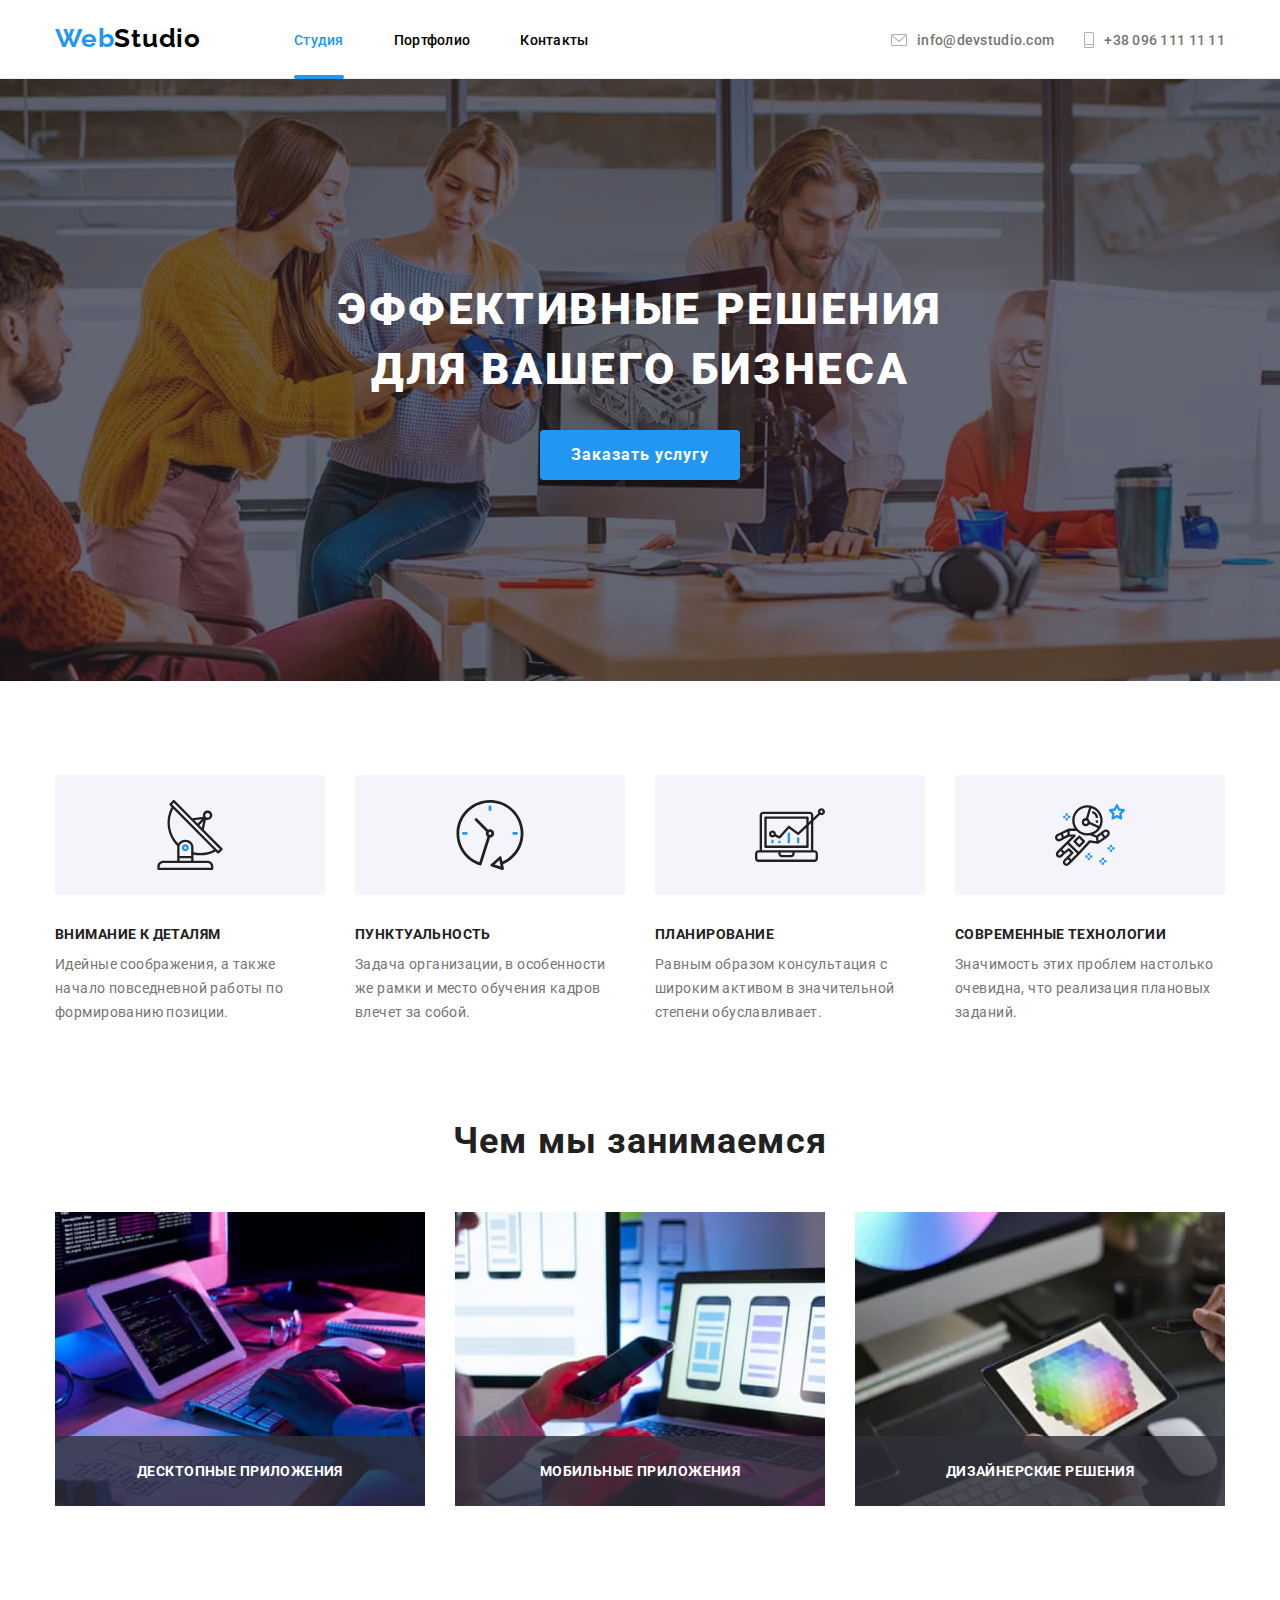
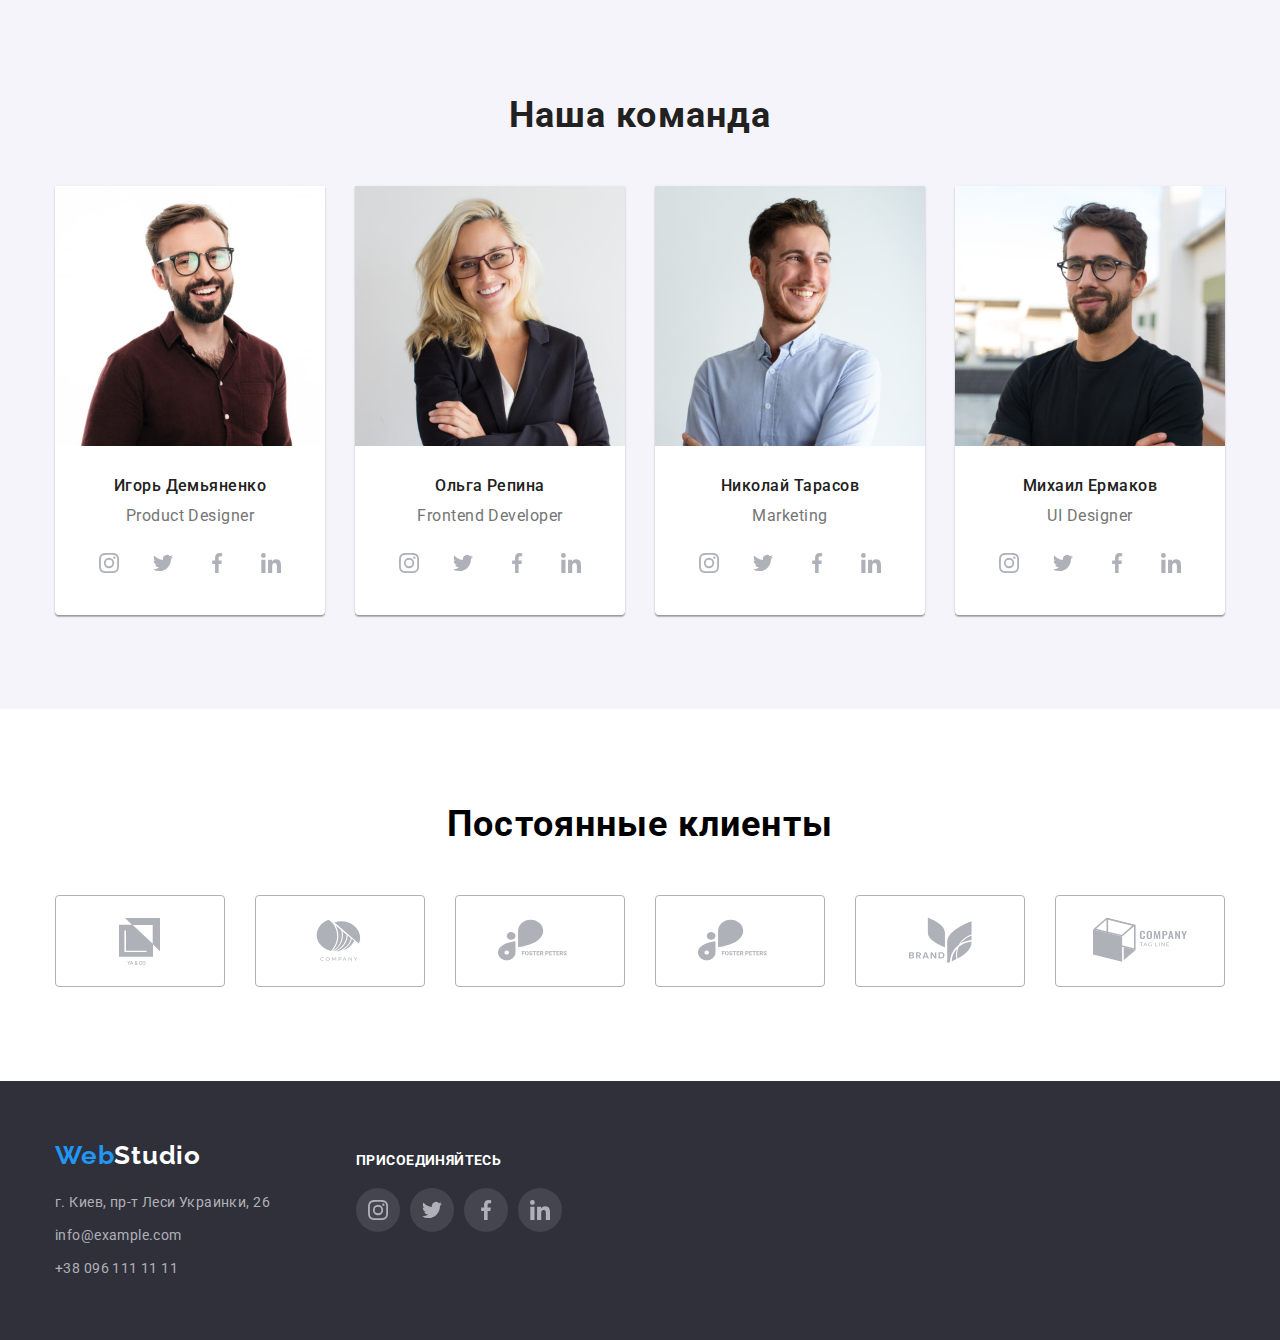
<file: index.html>
<!DOCTYPE html>
<html lang="ru">
<head>
    <meta charset="UTF-8">
    <meta http-equiv="X-UA-Compatible" content="IE=edge">
    <meta name="viewport" content="width=device-width, initial-scale=1.0">    
    <title>Студия</title>
    <link rel="stylesheet" href="https://cdnjs.cloudflare.com/ajax/libs/modern-normalize/1.1.0/modern-normalize.min.css">
    <link rel="preconnect" href="https://fonts.googleapis.com">
    <link rel="preconnect" href="https://fonts.gstatic.com" crossorigin>
    <link href="https://fonts.googleapis.com/css2?family=Raleway:wght@700&family=Roboto:wght@400;500;700;900&display=swap" rel="stylesheet">
    <link rel="stylesheet" href="./css/styles.css">

</head>
<body>
    <div class="wrapper">
        <header class="header">
            <div class="container flex-cont ">
                <a href="./index.html" class="header__logo logo">Web<span>Studio</span></a>                                
                <nav class="header__menu menu">
                    <ul class="menu__list">
                        <li><a href="./index.html" class="menu__link _active">Студия</a></li>
                        <li><a href="./portfolio.html" class="menu__link">Портфолио</a></li>
                        <li><a href="./contacts.html" class="menu__link">Контакты</a></li>
                        </ul>             
                </nav>
                <ul class="header__contacts contacts">
                    <li>
                        <a href="mailto:info@devstudio.com" class="contacts__link">
                            <svg class="icon" width="16" height="12">
                                <use xlink:href="./images/icons.svg#mail"></use>
                            </svg>
                            info@devstudio.com</a>
                    </li>
                    <li>
                        <a href="tel:+380961111111" class="contacts__link">
                            <svg class="icon"  width="10" height="16" >
                                <use xlink:href="./images/icons.svg#phone"></use>
                            </svg>
                            +38 096 111 11 11</a>
                    </li>
                </ul> 
            </div>
        </header>
        <main class="page">
            <section class="banner">
                <div class="container">
                    <h1 class="banner__title">Эффективные решения для вашего бизнеса</h1>
                    <button type="button" class="banner__order-btn" data-modal-open><span>Заказать услугу</span></button>           
                </div>
            </section>
            <div class="_backdrop _is-hidden" data-modal>
                <div class="order__modal">
                    <h4 class="modal__title">Оставьте свои данные, мы вам перезвоним</h4>
                    <p>Lorem ipsum dolor sit amet consectetur adipisicing elit. Sint repudiandae deleniti eum modi molestias sit hic pariatur at beatae debitis.</p>
                    <button type="button" class="btn-close _d-flex" data-modal-close>
                        <svg class="icon"  width="11" height="11">
                            <use xlink:href="./images/control/controls.svg#close"></use>
                        </svg>
                    </button>                        

                </div>
            </div> 
            <section class="page__respons respons section">                
                <div class="container">
                    <h2 class="respons__title visually-hidden">Работая с нами, вы получаете</h2>
                    <ul class="respons__list">
                        <li class="respons__item item">
                            <div class="item__icon _d-flex">
                                <svg class="icon" width="70" height="70">
                                    <use xlink:href="./images/respons/respons.svg#antena"></use>
                                </svg>
                            </div>
                            <h3>Внимание к деталям</h3>
                            <p>Идейные соображения, а также начало повседневной работы по формированию позиции.</p>
                        </li>
                        <li class="respons__item">
                            <div class="item__icon _d-flex">
                                <svg class="icon" width="70" height="70">
                                    <use xlink:href="./images/respons/respons.svg#clock"></use>
                                </svg>
                            </div>
                            <h3>Пунктуальность</h3>
                            <p>Задача организации, в особенности же рамки и место обучения кадров влечет за собой.</p>
                        </li>
                        <li class="respons__item">
                            <div class="item__icon _d-flex">
                                <svg class="icon" width="70" height="70">
                                    <use xlink:href="./images/respons/respons.svg#diagram"></use>
                                </svg>
                            </div>
                            <h3>Планирование </h3>
                            <p>Равным образом консультация с широким активом в значительной степени обуславливает.</p>
                        </li>
                        <li class="respons__item">
                            <div class="item__icon _d-flex">
                                <svg class="icon" width="70" height="70">
                                    <use xlink:href="./images/respons/respons.svg#astronaut"></use>
                                </svg>
                            </div>
                            <h3>Современные технологии</h3>
                            <p>Значимость этих проблем настолько очевидна, что реализация плановых заданий.</p>
                        </li>
                    </ul>
                </div>
            </section>
            <section class="page__tastks tasks section">
                <div class="container">
                    <h2 class="tasks__title sub-title">Чем мы занимаемся</h2>
                    <ul class="tasks__list">
                        <li class="tasks__item">
                            <img class="_img" src="./images/tasks/create.jpg" alt="Разработка ПО">
                            <p class="label">десктопные приложения</p>
                        </li>
                        <li class="tasks__item">
                            <img class="_img" src="./images/tasks/support.jpg" alt="Поддержка клиентов">
                            <p class="label">мобильные приложения</p>
                        </li>
                        <li class="tasks__item">
                            <img class="_img" src="./images/tasks/design.jpg" alt="Современный дизайн">
                            <p class="label">дизайнерские решения</p>
                        </li>
                    </ul>
                </div>
            </section>
            <section class="page__team team section">
                <div class="container">
                    <h2 class="team__title sub-title">Наша команда</h2>
                    <ul class="team__list">
                        <li class="team__item">
                            <div class="team__img">
                                <img class="_img" src="./images/team/designer.jpg" alt="Designer Игорь Демьяненко" width="270">
                            </div>                            
                            <div class="team__content">
                                <p>Игорь Демьяненко</p>
                                <p lang="en">Product Designer</p>
                            </div> 
                            <div class="team__social social">
                                <ul class="social__list">
                                    <li class="social__link">
                                        <a href="https://instagram.com" target="_blank" rel="noreferrer noopener">
                                            <svg class="icon" width="20" height="20">
                                                <use xlink:href="./images/icons.svg#instagram"></use>
                                            </svg>
                                        </a>
                                    </li>
                                    <li class="social__link">
                                        <a href="https://twitter.com" target="_blank" rel="noreferrer noopener">
                                            <svg class="icon" width="20" height="20">
                                                <use xlink:href="./images/icons.svg#twitter"></use>
                                            </svg>
                                        </a>
                                    </li>
                                    <li class="social__link">
                                        <a href="https://facebook.com" target="_blank" rel="noreferrer noopener">
                                            <svg class="icon" width="20" height="20">
                                                <use xlink:href="./images/icons.svg#facebook"></use>
                                            </svg>
                                        </a>
                                    </li>
                                    <li class="social__link">
                                        <a href="https://linkedin.com" target="_blank" rel="noreferrer noopener">
                                            <svg class="icon" width="20" height="20">
                                                <use xlink:href="./images/icons.svg#linkedin"></use>
                                            </svg>
                                        </a>
                                    </li>
                                </ul>
                            </div>                       
                        </li>
                        <li class="team__item">
                            <div class="team__img">
                                <img class="_img" src="./images/team/developer.jpg" alt="Developer Ольга Репина" width="270">
                            </div>
                            <div class="team__content">
                                <p>Ольга Репина</p>
                                <p lang="en">Frontend Developer</p> 
                            </div>
                            <div class="team__social social">
                                <ul class="social__list">
                                    <li class="social__link">
                                        <a href="https://instagram.com" target="_blank" rel="noreferrer noopener">
                                            <svg class="icon" width="20" height="20">
                                                <use xlink:href="./images/icons.svg#instagram"></use>
                                            </svg>
                                        </a>
                                    </li>
                                    <li class="social__link">
                                        <a href="https://twitter.com" target="_blank" rel="noreferrer noopener">
                                            <svg class="icon" width="20" height="20">
                                                <use xlink:href="./images/icons.svg#twitter"></use>
                                            </svg>
                                        </a>
                                    </li>
                                    <li class="social__link">
                                        <a href="https://facebook.com" target="_blank" rel="noreferrer noopener">
                                            <svg class="icon" width="20" height="20">
                                                <use xlink:href="./images/icons.svg#facebook"></use>
                                            </svg>
                                        </a>
                                    </li>
                                    <li class="social__link">
                                        <a href="https://linkedin.com" target="_blank" rel="noreferrer noopener">
                                            <svg class="icon" width="20" height="20">
                                                <use xlink:href="./images/icons.svg#linkedin"></use>
                                            </svg>
                                        </a>
                                    </li>
                                </ul>
                            </div>                       
                        </li>
                        <li class="team__item">
                            <div class="team__img">
                                <img class="_img" src="./images/team/marketing.jpg" alt="Marketing Николай Тарасов" width="270">
                            </div>
                            <div class="team__content">
                                <p>Николай Тарасов</p> 
                                <p lang="en">Marketing</p> 
                            </div>
                            <div class="team__social social">
                                <ul class="social__list">
                                    <li class="social__link">
                                        <a href="https://instagram.com" target="_blank" rel="noreferrer noopener">
                                            <svg class="icon" width="20" height="20">
                                                <use xlink:href="./images/icons.svg#instagram"></use>
                                            </svg>
                                        </a>
                                    </li>
                                    <li class="social__link">
                                        <a href="https://twitter.com" target="_blank" rel="noreferrer noopener">
                                            <svg class="icon" width="20" height="20">
                                                <use xlink:href="./images/icons.svg#twitter"></use>
                                            </svg>
                                        </a>
                                    </li>
                                    <li class="social__link">
                                        <a href="https://facebook.com" target="_blank" rel="noreferrer noopener">
                                            <svg class="icon" width="20" height="20">
                                                <use xlink:href="./images/icons.svg#facebook"></use>
                                            </svg>
                                        </a>
                                    </li>
                                    <li class="social__link">
                                        <a href="https://linkedin.com" target="_blank" rel="noreferrer noopener">
                                            <svg class="icon" width="20" height="20">
                                                <use xlink:href="./images/icons.svg#linkedin"></use>
                                            </svg>
                                        </a>
                                    </li>
                                </ul>
                            </div>                       
                        </li>
                        <li class="team__item">
                            <div class="team__img">
                                <img class="_img" src="./images/team/uidisigner.jpg" alt="UI Designer Михаил Ермаков" width="270">
                            </div>                            
                            <div class="team__content">
                                <p>Михаил Ермаков</p>
                                <p lang="en">UI Designer</p>  
                            </div>
                            <div class="team__social social">
                                <ul class="social__list">
                                    <li class="social__link">
                                        <a href="https://instagram.com" target="_blank" rel="noreferrer noopener">
                                            <svg class="icon" width="20" height="20">
                                                <use xlink:href="./images/icons.svg#instagram"></use>
                                            </svg>
                                        </a>
                                    </li>
                                    <li class="social__link">
                                        <a href="https://twitter.com" target="_blank" rel="noreferrer noopener">
                                            <svg class="icon" width="20" height="20">
                                                <use xlink:href="./images/icons.svg#twitter"></use>
                                            </svg>
                                        </a>
                                    </li>
                                    <li class="social__link">
                                        <a href="https://facebook.com" target="_blank" rel="noreferrer noopener">
                                            <svg class="icon" width="20" height="20">
                                                <use xlink:href="./images/icons.svg#facebook"></use>
                                            </svg>
                                        </a>
                                    </li>
                                    <li class="social__link">
                                        <a href="https://linkedin.com" target="_blank" rel="noreferrer noopener">
                                            <svg class="icon" width="20" height="20">
                                                <use xlink:href="./images/icons.svg#linkedin"></use>
                                            </svg>
                                        </a>
                                    </li>
                                </ul>
                            </div>                      
                        </li>
                    </ul>
                </div>
            </section>
            <section class="page__clients clients section">
                <div class="container">
                    <h2 class="clients__title">Постоянные клиенты</h2>
                    <ul class="clients__list">
                        <li class="clients__item _d-flex">
                            <a class="clients__link" href="#" target="_blank" rel="noreferrer noopener">
                                <svg class="icon" width="106" height="60">
                                    <use xlink:href="./images/clients/clients.svg#yaco"></use>
                                </svg>
                            </a>
                        </li>
                        <li class="clients__item _d-flex">
                            <a class="clients__link" href="#" target="_blank" rel="noreferrer noopener">
                                <svg class="icon" width="106" height="60">
                                    <use xlink:href="./images/clients/clients.svg#taglinehere"></use>
                                </svg>
                            </a>
                        </li>
                        <li class="clients__item _d-flex">
                            <a class="clients__link" href="#" target="_blank" rel="noreferrer noopener">
                                <svg class="icon" width="106" height="60">
                                    <use xlink:href="./images/clients/clients.svg#company"></use>
                                </svg>
                            </a>
                        </li>
                        <li class="clients__item _d-flex">
                            <a class="clients__link" href="#" target="_blank" rel="noreferrer noopener">
                                <svg class="icon" width="106" height="60">
                                    <use xlink:href="./images/clients/clients.svg#foster"></use>
                                </svg>
                            </a>
                        </li>
                        <li class="clients__item _d-flex">
                            <a class="clients__link" href="#" target="_blank" rel="noreferrer noopener">
                                <svg class="icon" width="106" height="60">
                                    <use xlink:href="./images/clients/clients.svg#brand"></use>
                                </svg>
                            </a>
                        </li>
                        <li class="clients__item _d-flex">
                            <a class="clients__link" href="#" target="_blank" rel="noreferrer noopener">
                                <svg class="icon" width="106" height="60">
                                    <use xlink:href="./images/clients/clients.svg#comptag"></use>
                                </svg>
                            </a>
                        </li>
                    </ul>
                </div>
            </section>
        </main>
        <footer class="footer">
            <div class="container">
                <div class="footer_row">
                    <address class="footer__contacts f-contacts">
                        <a href="./index.html" class="footer__logo logo">Web<span>Studio</span></a>
                        <ul class="f-contacts__list">
                            <li><a class="f-contacts__link" href="https://goo.gl/maps/Z7a2orzkB7U8Lw847" target="_blank" rel="noreferrer noopener">г. Киев, пр-т Леси Украинки, 26</a></li>
                            <li><a class="f-contacts__link" href="mailto:info@example.com">info@example.com</a></li>
                            <li><a class="f-contacts__link" href="tel:+380961111111">+38 096 111 11 11</a></li>
                        </ul>               
                    </address>
                    <div class="footer__social social">
                        <h3 class="social__title">присоединяйтесь</h3>
                        <ul class="social__list">
                            <li class="social__link">
                                <a href="">
                                    <svg class="icon" width="20" height="20">
                                        <use xlink:href="./images/icons.svg#instagram"></use>
                                    </svg>
                                </a>
                            </li>
                            <li class="social__link">
                                <a href="">
                                    <svg class="icon" width="20" height="20">
                                        <use xlink:href="./images/icons.svg#twitter"></use>
                                    </svg>
                                </a>
                            </li>
                            <li class="social__link">
                                <a href="">
                                    <svg class="icon" width="20" height="20">
                                        <use xlink:href="./images/icons.svg#facebook"></use>
                                    </svg>
                                </a>
                            </li>
                            <li class="social__link">
                                <a href="">
                                    <svg class="icon" width="20" height="20">
                                        <use xlink:href="./images/icons.svg#linkedin"></use>
                                    </svg>
                                </a>
                            </li>
                        </ul>
                    </div>
                </div>
            </div>            
        </footer>
    </div>
    <script src="./js/script.js"></script>
</body>
</html>
</file>
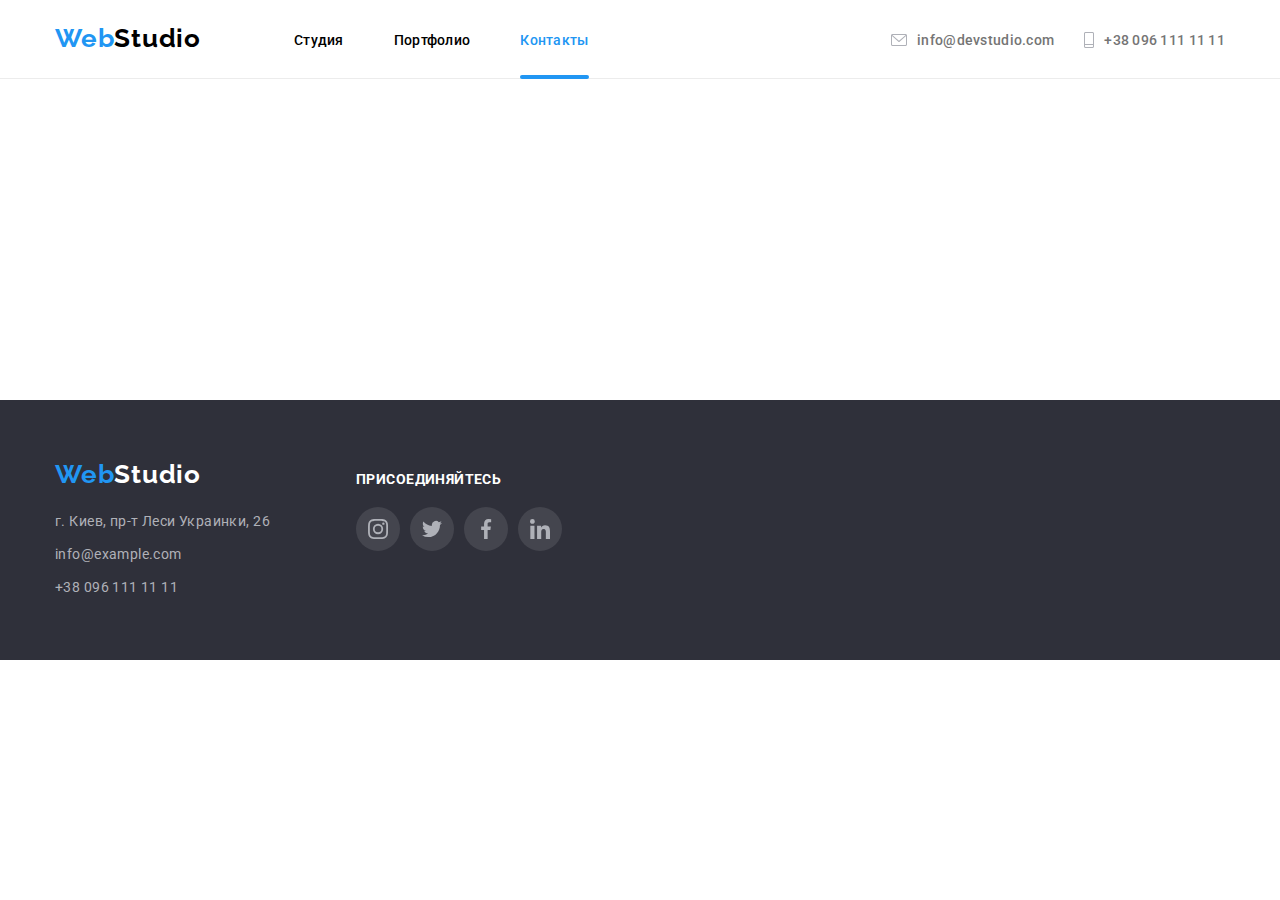
<file: contacts.html>
<!DOCTYPE html>
<html lang="ru">
<head>
    <meta charset="UTF-8">
    <meta http-equiv="X-UA-Compatible" content="IE=edge">
    <meta name="viewport" content="width=device-width, initial-scale=1.0">    
    <title>Студия</title>
    <link rel="stylesheet" href="https://cdnjs.cloudflare.com/ajax/libs/modern-normalize/1.1.0/modern-normalize.min.css">
    <link rel="preconnect" href="https://fonts.googleapis.com">
    <link rel="preconnect" href="https://fonts.gstatic.com" crossorigin>
    <link href="https://fonts.googleapis.com/css2?family=Raleway:wght@700&family=Roboto:wght@400;500;700;900&display=swap" rel="stylesheet">
    <link rel="stylesheet" href="./css/styles.css">

</head>
<body>
    <div class="wrapper">
        <header class="header">
            <div class="container flex-cont ">
                <a href="./index.html" class="header__logo logo">Web<span>Studio</span></a>                                
                <nav class="header__menu menu">
                    <ul class="menu__list">
                        <li><a href="./index.html" class="menu__link">Студия</a></li>
                        <li><a href="./portfolio.html" class="menu__link">Портфолио</a></li>
                        <li><a href="./contacts.html" class="menu__link _active">Контакты</a></li>
                        </ul>             
                </nav>
                <ul class="header__contacts contacts">
                    <li>
                        <a href="mailto:info@devstudio.com" class="contacts__link">
                            <svg class="icon" width="16" height="12">
                                <use xlink:href="./images/icons.svg#mail"></use>
                            </svg>
                            info@devstudio.com</a>
                    </li>
                    <li>
                        <a href="tel:+380961111111" class="contacts__link">
                            <svg class="icon"  width="10" height="16" >
                                <use xlink:href="./images/icons.svg#phone"></use>
                            </svg>
                            +38 096 111 11 11</a>
                    </li>
                </ul> 
            </div>
        </header>
        <section class="our-contacts"></section>
        <footer class="footer">
            <div class="container">
                <div class="footer_row">
                    <address class="footer__contacts f-contacts">
                        <a href="./index.html" class="footer__logo logo">Web<span>Studio</span></a>
                        <ul class="f-contacts__list">
                            <li><a class="f-contacts__link" href="https://goo.gl/maps/Z7a2orzkB7U8Lw847" target="_blank" rel="noreferrer noopener">г. Киев, пр-т Леси Украинки, 26</a></li>
                            <li><a class="f-contacts__link" href="mailto:info@example.com">info@example.com</a></li>
                            <li><a class="f-contacts__link" href="tel:+380961111111">+38 096 111 11 11</a></li>
                        </ul>               
                    </address>
                    <div class="footer__social social">
                        <h3 class="social__title">присоединяйтесь</h3>
                        <ul class="social__list">
                            <li class="social__link">
                                <a href="">
                                    <svg class="icon" width="20" height="20">
                                        <use xlink:href="./images/icons.svg#instagram"></use>
                                    </svg>
                                </a>
                            </li>
                            <li class="social__link">
                                <a href="">
                                    <svg class="icon" width="20" height="20">
                                        <use xlink:href="./images/icons.svg#twitter"></use>
                                    </svg>
                                </a>
                            </li>
                            <li class="social__link">
                                <a href="">
                                    <svg class="icon" width="20" height="20">
                                        <use xlink:href="./images/icons.svg#facebook"></use>
                                    </svg>
                                </a>
                            </li>
                            <li class="social__link">
                                <a href="">
                                    <svg class="icon" width="20" height="20">
                                        <use xlink:href="./images/icons.svg#linkedin"></use>
                                    </svg>
                                </a>
                            </li>
                        </ul>
                    </div>
                </div>
            </div>            
        </footer>
    </div>
<script src="./js/script.js"></script>
</body>
</html>
</file>
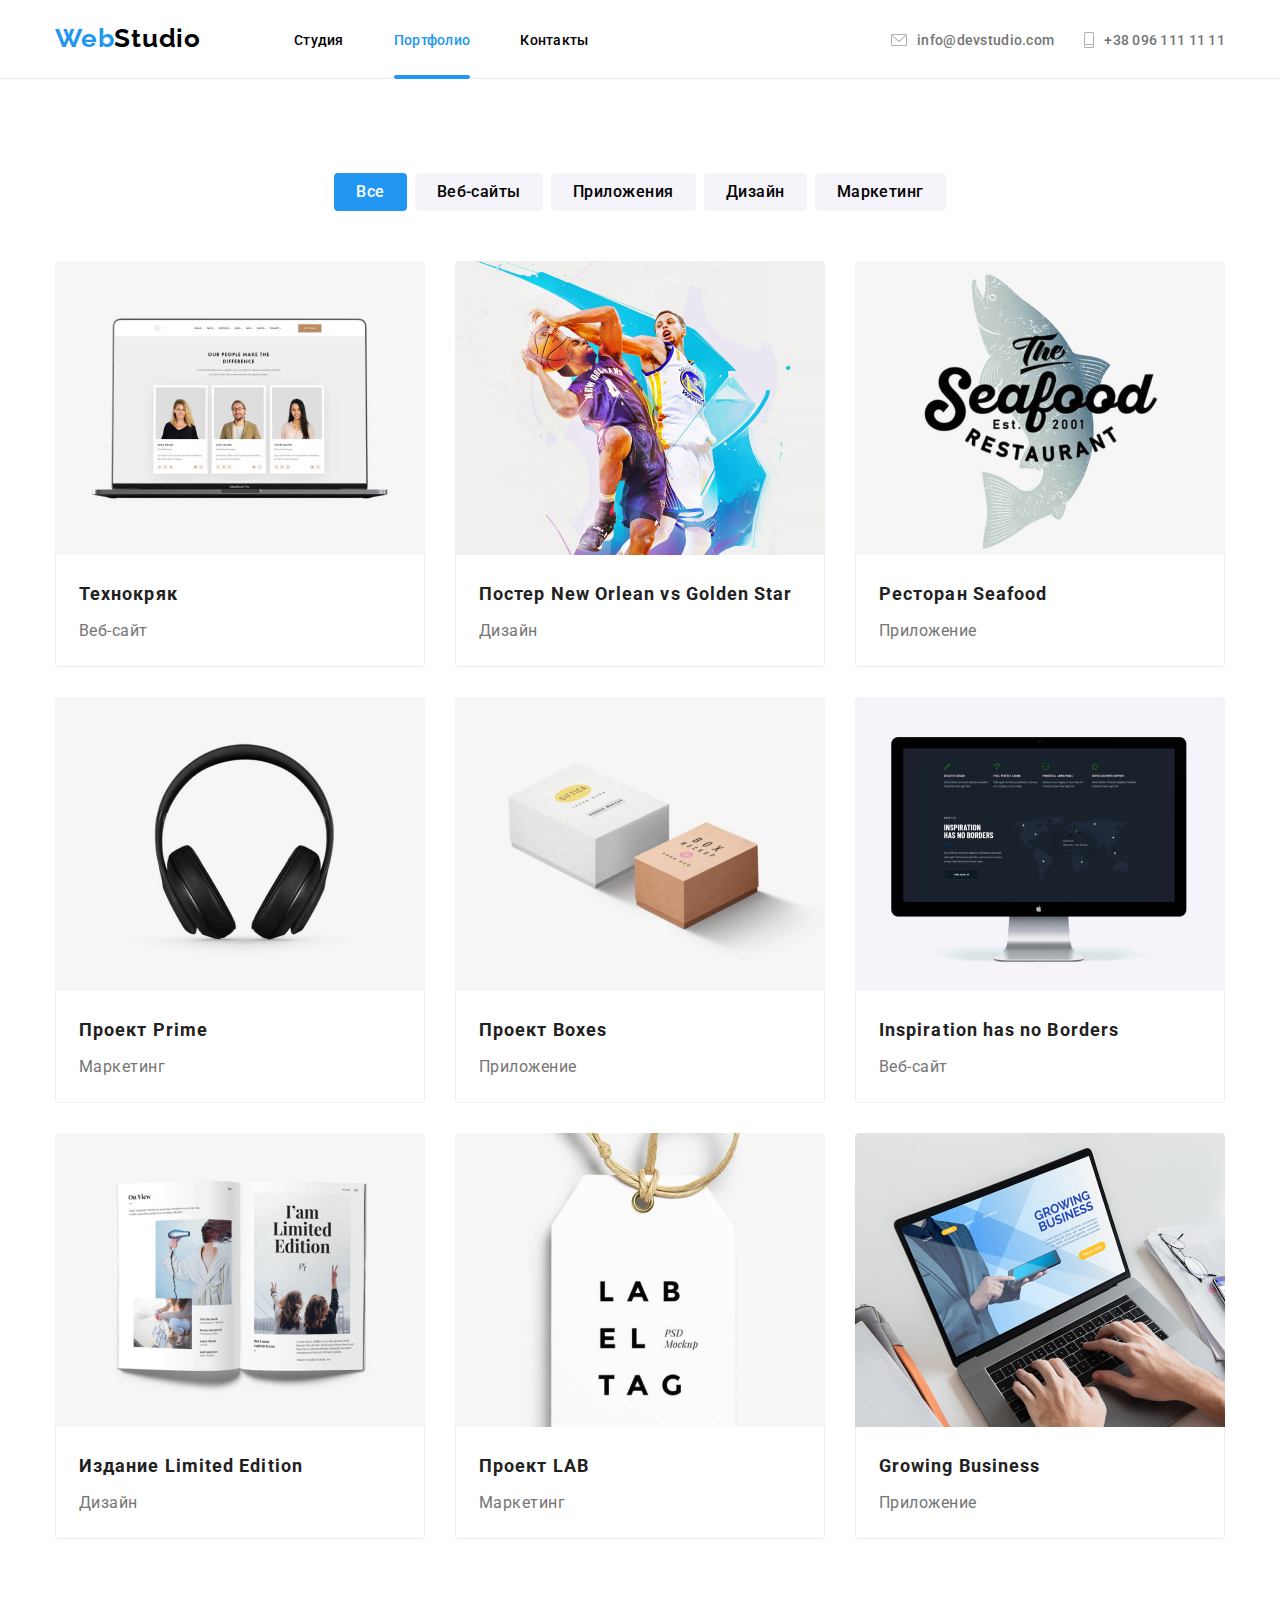
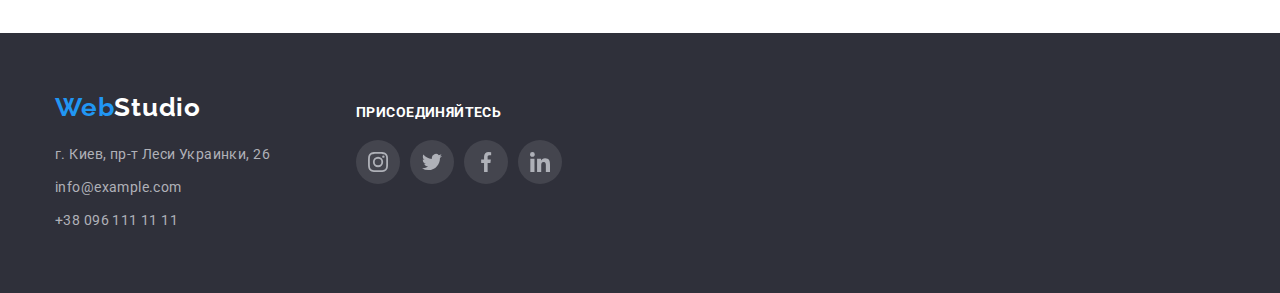
<file: portfolio.html>
<!DOCTYPE html>
<html lang="en">
<head>
    <meta charset="UTF-8">
    <meta http-equiv="X-UA-Compatible" content="IE=edge">
    <meta name="viewport" content="width=device-width, initial-scale=1.0">
    <link rel="stylesheet" href="https://cdnjs.cloudflare.com/ajax/libs/modern-normalize/1.1.0/modern-normalize.min.css">
    <title>Студия</title>
    <link rel="preconnect" href="https://fonts.googleapis.com">
    <link rel="preconnect" href="https://fonts.gstatic.com" crossorigin>
    <link href="https://fonts.googleapis.com/css2?family=Raleway:wght@700&family=Roboto:wght@400;500;700;900&display=swap" rel="stylesheet">
    <link rel="stylesheet" href="./css/styles.css">
</head>
<body>
    <div class="wrapper">
        <header class="header">
            <div class="container flex-cont ">
                <a href="./index.html" class="header__logo logo">Web<span>Studio</span></a>                                
                <nav class="header__menu menu">
                    <ul class="menu__list">
                        <li><a href="./index.html" class="menu__link">Студия</a></li>
                        <li><a href="./portfolio.html" class="menu__link _active">Портфолио</a></li>
                        <li><a href="./contacts.html" class="menu__link">Контакты</a></li>
                        </ul>             
                </nav>
                <ul class="header__contacts contacts">
                    <li>
                        <a href="mailto:info@devstudio.com" class="contacts__link">
                            <svg class="icon" width="16" height="12">
                                <use xlink:href="./images/icons.svg#mail"></use>
                            </svg>
                            info@devstudio.com</a>
                    </li>
                    <li>
                        <a href="tel:+380961111111" class="contacts__link">  
                            <svg class="icon"  width="10" height="16" >
                                <use xlink:href="./images/icons.svg#phone"></use>
                            </svg>
                            +38 096 111 11 11</a>
                    </li>
                </ul> 
            </div>
        </header>
        <main class="page">
            <section class="page__portfolio portfolio section">
                <div class="container">
                    <h1 class="portfolio__title visually-hidden">Портфолио наших работ</h1>
                    <ul class="portfolio__filter filter">
                        <li><button type="button" class="filter__btn active">Все</button></li>
                        <li><button type="button" class="filter__btn">Веб-сайты</button></li>
                        <li><button type="button" class="filter__btn">Приложения</button></li>
                        <li><button type="button" class="filter__btn">Дизайн</button></li>
                        <li><button type="button" class="filter__btn">Маркетинг</button></li>
                    </ul>
                    <ul class="portfolio__list">
                        <li class="portfolio__item item">
                            <a class="item__card" href="#">
                                <div class="item__img _overlay">
                                    <img class="_img" src="./images/portfolio/tekhnokryak.jpg" alt="Веб-сайт Технокряк">
                                    <p class="item__text-overlay">Технокряк это современная площадка распространения коронавируса. Компании используют эту платформу для цифрового шпионажа и атак на защищённые сервера конкурентов.</p>
                                </div>
                                <div class="item__content">
                                    <h4 class="item__title">Технокряк</h4>
                                    <p class="item__group">Веб-сайт</p>
                                </div>
                            </a>
                        </li>
                        <li class="portfolio__item item">
                            <a class="item__card" href="#">
                                <div class="item__img _overlay">
                                    <img class="_img" src="./images/portfolio/neworleanvsgoldenstar.jpg" alt="Дизайн New Orlean vs Golden Star">
                                    <p class="item__text-overlay">Технокряк это современная площадка распространения коронавируса. Компании используют эту платформу для цифрового шпионажа и атак на защищённые сервера конкурентов.</p>
                                </div>
                                <div class="item__content">
                                    <h4 class="item__title">Постер New Orlean vs Golden Star</h4>
                                    <p class="item__group">Дизайн</p>
                                </div>
                            </a>
                        </li>
                        <li class="portfolio__item item">
                            <a class="item__card">
                                <div class="item__img _overlay">
                                    <img class="_img" src="./images/portfolio/deafood.jpg" alt="Приложение Ресторан Seafood" >
                                    <p class="item__text-overlay">Технокряк это современная площадка распространения коронавируса. Компании используют эту платформу для цифрового шпионажа и атак на защищённые сервера конкурентов.</p>
                                </div>
                                <div class="item__content">
                                    <h4 class="item__title">Ресторан Seafood</h4>
                                    <p class="item__group">Приложение</p>
                                </div>
                            </a>
                        </li>
                        <li class="portfolio__item item">
                            <a class="item__card">
                                <div class="item__img _overlay">
                                    <img class="_img" src="./images/portfolio/prime.jpg" alt="маркетинг Prime" >
                                                                    <p class="item__text-overlay">Технокряк это современная площадка распространения коронавируса. Компании используют эту платформу для цифрового шпионажа и атак на защищённые сервера конкурентов.</p>
                                </div>
                                <div class="item__content">
                                    <h4 class="item__title">Проект Prime</h4>
                                    <p class="item__group">Маркетинг</p>
                                </div>
                            </a>
                        </li>
                        <li class="portfolio__item item">
                            <a class="item__card">
                                <div class="item__img _overlay">
                                    <img class="_img" src="./images/portfolio/boxes.jpg" alt="Приложение Проект Boxes" >
                                                                    <p class="item__text-overlay">Технокряк это современная площадка распространения коронавируса. Компании используют эту платформу для цифрового шпионажа и атак на защищённые сервера конкурентов.</p>
                                </div>
                                <div class="item__content">
                                    <h4 class="item__title">Проект Boxes</h4>
                                    <p class="item__group">Приложение</p>
                                </div>
                            </a>
                        </li>
                        <li class="portfolio__item item">
                            <a class="item__card" href="#">
                                <div class="item__img _overlay">
                                    <img class="_img" src="./images/portfolio/inspirations.jpg" alt="Веб-сайт Inspiration has no Borders" >
                                                                    <p class="item__text-overlay">Технокряк это современная площадка распространения коронавируса. Компании используют эту платформу для цифрового шпионажа и атак на защищённые сервера конкурентов.</p>
                                </div>
                                <div class="item__content">
                                    <h4 class="item__title">Inspiration has no Borders</h4>
                                    <p class="item__group">Веб-сайт</p>
                                </div>
                            </a>
                        </li>
                        <li class="portfolio__item item">
                            <a class="item__card" href="#">
                                <div class="item__img _overlay">
                                    <img class="_img" src="./images/portfolio/limitededition.jpg" alt="Дизайн Издание Limited Edition">
                                                                    <p class="item__text-overlay">Технокряк это современная площадка распространения коронавируса. Компании используют эту платформу для цифрового шпионажа и атак на защищённые сервера конкурентов.</p>
                                </div>
                                <div class="item__content">
                                    <h4 class="item__title">Издание Limited Edition</h4>
                                    <p class="item__group">Дизайн</p>
                                </div>
                            </a>
                        </li>
                        <li class="portfolio__item item">
                            <a class="item__card" href="#">
                                <div class="item__img _overlay">
                                    <img class="_img" src="./images/portfolio/projectlab.jpg" alt=" Маркетинг Проект LAB">
                                                                    <p class="item__text-overlay">Технокряк это современная площадка распространения коронавируса. Компании используют эту платформу для цифрового шпионажа и атак на защищённые сервера конкурентов.</p>
                                </div>
                                <div class="item__content">
                                    <h4 class="item__title">Проект LAB</h4>
                                    <p class="item__group">Маркетинг</p>
                                </div>
                            </a>
                        </li>
                        <li class="portfolio__item item">
                            <a class="item__card" href="#">
                                <div class="item__img _overlay">
                                    <img class="_img" src="./images/portfolio/growingbusiness.jpg" alt="приложение Growing Business" > 
                                                                    <p class="item__text-overlay">Технокряк это современная площадка распространения коронавируса. Компании используют эту платформу для цифрового шпионажа и атак на защищённые сервера конкурентов.</p>
                                </div>
                                <div class="item__content">
                                    <h4 class="item__title">Growing Business</h4>
                                    <p class="item__group">Приложение</p>
                                </div>
                            </a>
                        </li>
                    </ul> 
                </div>             
            </section>
        </main>
        <footer class="footer">
            <div class="container">
                <div class="footer_row">
                    <address class="footer__contacts f-contacts">
                        <a href="./index.html" class="footer__logo logo">Web<span>Studio</span></a>
                        <ul class="f-contacts__list">
                            <li><a class="f-contacts__link" href="https://goo.gl/maps/Z7a2orzkB7U8Lw847" target="_blank" rel="noreferrer noopener">г. Киев, пр-т Леси Украинки, 26</a></li>
                            <li><a class="f-contacts__link" href="mailto:info@example.com">info@example.com</a></li>
                            <li><a class="f-contacts__link" href="tel:+380961111111">+38 096 111 11 11</a></li>
                        </ul>               
                    </address>
                    <div class="footer__social social">
                        <h3 class="social__title">присоединяйтесь</h3>
                        <ul class="social__list">
                            <li class="social__link">
                                <a href="">
                                    <svg class="icon" width="20" height="20">
                                        <use xlink:href="./images/icons.svg#instagram"></use>
                                    </svg>
                                </a>
                            </li>
                            <li class="social__link">
                                <a href="">
                                    <svg class="icon" width="20" height="20">
                                        <use xlink:href="./images/icons.svg#twitter"></use>
                                    </svg>
                                </a>
                            </li>
                            <li class="social__link">
                                <a href="">
                                    <svg class="icon" width="20" height="20">
                                        <use xlink:href="./images/icons.svg#facebook"></use>
                                    </svg>
                                </a>
                            </li>
                            <li class="social__link">
                                <a href="">
                                    <svg class="icon" width="20" height="20">
                                        <use xlink:href="./images/icons.svg#linkedin"></use>
                                    </svg>
                                </a>
                            </li>
                        </ul>
                    </div>
                </div>
            </div>            
        </footer>
    </div>
    <script src="./js/script.js"></script>    
</body>
</html>
</file>
<file: css/styles.css>
:root {
  --main-bg-color: #ffff;
  --banner-bg-color: #2f303a;
  --team-bg-color: #f5f4fa;
  --footer-bg-color: #2f303a;
  --action-color: #2196f3;
  --section-title-color: #212121;
  --common-text-color: #757575;
  --social--link--color: #afb1b8;

  --card-set-gap: 30px;
  --card-respons-set-gap: 30px;
  --modal-shadow: 0px 1px 3px rgba(0, 0, 0, 0.12), 0px 1px 1px rgba(0, 0, 0, 0.14), 0px 2px 1px rgba(0, 0, 0, 0.2);
  --card-shadow: 0px 1px 1px rgba(0, 0, 0, 0.12), 0px 4px 4px rgba(0, 0, 0, 0.06), 1px 4px 6px rgba(0, 0, 0, 0.16);
  --btn-shadow: 0px 3px 1px rgba(0, 0, 0, 0.1), 0px 1px 2px rgba(0, 0, 0, 0.08), 0px 2px 2px rgba(0, 0, 0, 0.12);
}

body {
  max-width: 100%;
  overflow-x: hidden;
  margin: 0;
  padding: 0;
  font-family: "Roboto", sans-serif;
  font-style: normal;
  font-weight: normal;
  background-color: var(--main-bg-color);
  color: var(--common-text-color);
}

h1,
h2,
h3,
h4,
h5,
h6,
p,
ul,
li,
button {
  margin: 0;
  padding: 0;
}
*::after,
*::before {
  box-sizing: inherit;
}
._img,
.icon {
  display: block;
  max-width: 100%;
  height: auto;
  fill: var(--social--link--color);
  transition: fill 250ms cubic-bezier(0.4, 0, 0.2, 1);
}
._d-flex {
  display: flex;
  justify-content: center;
  text-align: center;
  align-items: center;
}
._backdrop {
  position: fixed;
  top: 0;
  left: 0;
  z-index: 1;
  width: 100%;
  height: 100%;
  background: rgba(0, 0, 0, 0.2);
  transition: opacity 0.2s;
}
._is-hidden {
  opacity: 0;
  pointer-events: none;
}
/* ._hidden {
} */
.visually-hidden {
  position: absolute;
  width: 1px;
  height: 1px;
  margin: -1px;
  padding: 0;
  overflow: hidden;
  border: 0;
  clip: rect(0 0 0 0);
}
li {
  list-style-type: none;
}
a,
address {
  text-decoration: none;
  display: block;
}

/* CONTAINER */
.container {
  width: 1200px;
  padding-left: 15px;
  padding-right: 15px;

  margin-left: auto;
  margin-right: auto;
}
.section {
  padding: 94px 0;
}

/*=========TITLE=============*/
/* H1 */
h1 {
  font-weight: 900;
  font-size: 44px;
  color: #ffff;
  text-align: center;
  letter-spacing: 0.06em;
  line-height: 1.36;
  text-transform: uppercase;
}
/* H2 */
.sub-title {
  text-align: center;
  font-weight: bold;
  font-size: 36px;
  line-height: calc(42 / 36);
  letter-spacing: 0.03em;
  color: var(--section-title-color);
}
/* H3 */
h3 {
  font-weight: bold;
  font-size: 14px;
  line-height: 1.143;
  letter-spacing: 0.03em;
  text-transform: uppercase;
  color: var(--section-title-color);
}
.flex-cont {
  display: flex;
  align-items: center;
}
/* LOGO */
.logo {
  display: block;
  font-family: "Raleway";
  font-style: normal;
  font-weight: bold;
  font-size: 26px;
  color: #2196f3;
  letter-spacing: 0.03em;
}
/*====HEADER=========*/
.header {
  position: fixed;
  width: 100%;
  top: 0;
  left: 0;
  z-index: 1;
  border-bottom: 1px solid #ececec;
  background-color: #ffff;
}
.header__logo {
  margin-right: 93px;
}
.header__logo span {
  color: #000;
}
.header__logo:focus {
  outline-color: var(--action-color);
}
.menu__list {
  display: flex;
}
.menu__list li {
  font-weight: 500;
  font-size: 14px;
  letter-spacing: 0.02em;
  color: #000;
  cursor: pointer;
}
.menu__link {
  position: relative;
  display: block;
  padding: 32px 0 30px 0;
  font-weight: 500;
  font-size: 14px;
  letter-spacing: 0.02em;
  color: #000;
  cursor: pointer;
  transition: color 250ms cubic-bezier(0.4, 0, 0.2, 1);
}
._active.menu__link::after {
  position: absolute;
  content: "";
  display: block;
  background-color: var(--action-color);
  height: 4px;
  width: 100%;
  border-radius: 2px;
  margin-top: 27px;
}
._active {
  color: var(--action-color);
}
.menu__link:hover {
  color: var(--action-color);
}
.menu__link:focus {
  outline-color: var(--action-color);
  color: var(--action-color);
}

.menu__list li + li {
  margin-left: 50px;
}

.header__contacts {
  display: flex;
  margin-left: auto;
}
.header__contacts li + li {
  margin-left: 20px;
}
.header__contacts li {
  display: flex;
  align-items: center;
}
.header__contacts li a {
  margin-left: 10px;
}
.contacts__link {
  display: flex;
  font-weight: 500;
  font-size: 14px;
  letter-spacing: 0.02em;
  line-height: calc(16 / 14);
  text-decoration: none;
  color: #757575;
  padding-top: 2px;
  transition: color 250ms cubic-bezier(0.4, 0, 0.2, 1);
}
.contacts__link a {
  margin-left: 10px;
}
.contacts__link svg {
  margin-right: 10px;
}
.header__contacts .contacts__link:hover {
  color: var(--action-color);
  outline-color: var(--action-color);
}
.header__contacts .contacts__link:focus {
  color: var(--action-color);
  outline-color: var(--action-color);
}
.header__contacts .contacts__link:hover .icon {
  fill: var(--action-color);
}
.header__contacts .contacts__link:focus .icon {
  fill: var(--action-color);
}

/*=========BANNER===========*/
.banner {
  margin: 0 auto;
  background-color: var(--banner-bg-color);
  background-image: linear-gradient(rgba(47, 48, 58, 0.4), rgba(47, 48, 58, 0.4)), url("../images/background.jpg");
  background-repeat: no-repeat;
  background-position: center;
  background-size: cover;
  padding: 201px 0;
  text-align: center;
}
.banner__title {
  padding: 0 23%;
  margin: 0 0 30px 0;
}
.banner__order-btn {
  width: 200px;
  height: 50px;
  text-align: center;
  background: var(--action-color);
  color: #ffff;
  font-weight: bold;
  font-size: 16px;
  box-shadow: 0px 4px 4px rgba(0, 0, 0, 0.15);
  border-radius: 4px;
  letter-spacing: 0.06em;
  line-height: calc(30 / 16);
  outline: none;
  cursor: pointer;
  border: inherit;
}

.order__modal {
  position: fixed;
  top: 50%;
  left: 50%;
  transform: translate(-50%, -50%);
  width: 528px;
  height: 581px;
  background: #ffffff;
  box-shadow: var(--modal-shadow);
  border-radius: 4px;
  padding: 40px 40px;
}
.modal__title {
  font-weight: bold;
  font-size: 20px;
  line-height: calc(23 / 20);
  text-align: center;
  letter-spacing: 0.03em;
  color: #212121;
}
.btn-close {
  position: absolute;
  top: 7px;
  right: 6px;
  width: 30px;
  height: 30px;
  background-color: #ffffff;
  border: 1px solid rgba(0, 0, 0, 0.1);
  border-radius: 15px;
  cursor: pointer;
}
.btn-close .icon {
  fill: #000;
}
.btn-close:hover .icon {
  fill: var(--action-color);
}
/*=========RESPONS===========*/
.respons__list {
  display: flex;
  margin-left: calc(-1 * var(--card-respons-set-gap));
}
.respons__list li + li {
  margin-left: 30px;
}
.respons__item {
  flex-basis: calc(100% / 3 - var(--card-respons-set-gap));
  margin-left: var(--card-respons-set-gap);
}
.item__icon {
  margin: 0 0 31px 0;
  padding: 25px 0;
  background: #f5f4fa;
  border-radius: 4px;
}

.respons__item h3 {
  text-align: left;
  margin-bottom: 10px;
}
.respons__item p {
  font-size: 14px;
  line-height: calc(24 / 14);
  letter-spacing: 0.03em;
  color: var(--common-text-color);
  text-align: left;
}
/*=========TASKS===========*/
.tasks {
  padding-top: 2px;
}
.tasks__title {
  margin-bottom: 50px;
}
.page__team {
  background-color: var(--team-bg-color);
}
.tasks__list {
  display: flex;
}

.tasks__list li:not(:first-child) {
  margin-left: 30px;
}
.tasks__item {
  position: relative;
}
.tasks__item .label {
  position: absolute;
  left: 0;
  bottom: 0;
  width: 100%;
  padding: 27px 0;

  font-family: "Roboto";
  font-style: normal;
  font-weight: bold;
  font-size: 14px;
  line-height: calc(16 / 14);
  text-align: center;
  letter-spacing: 0.03em;
  text-transform: uppercase;
  color: #ffffff;
  background: rgba(47, 48, 58, 0.8);
}
/*=========TEAM===========*/

.team__title {
  margin-bottom: 50px;
}
.team__list {
  display: flex;
  justify-content: space-between;
}
.team__item {
  max-width: calc(100% / 3 - var(--card-set-gap));
  background-color: #ffff;
  box-shadow: 0px 1px 3px rgba(0, 0, 0, 0.12), 0px 1px 1px rgba(0, 0, 0, 0.14), 0px 2px 1px rgba(0, 0, 0, 0.2);
  border-radius: 0px 0px 4px 4px;
}
.team__img {
  margin: 0 0 30px 0;
}
.team__content {
  display: flex;
  flex-direction: column;
  justify-content: center;
  text-align: center;
  margin: 0 0 16px 0;
}
.team__content p:first-child {
  font-weight: 500;
  font-size: 16px;
  line-height: calc(19 / 16);
  letter-spacing: 0.03em;
  color: #212121;
  margin: 0 0 11px 0;
}
.team__content p:last-child {
  font-size: 16px;
  line-height: 1.187;
  line-height: calc(19 / 16);
  letter-spacing: 0.03em;
  color: var(--common-text-color);
}
.team__social {
  padding: 0 32px 30px 32px;
}
/* ========CLIENTS==========*/

.clients__title {
  color: #000;
  font-weight: 700;
  font-size: 36px;
  line-height: 1.17;
  text-align: center;
  letter-spacing: 0.03em;
  margin-bottom: 50px;
}
.clients__list {
  display: flex;
  /*   flex-wrap: wrap;
  margin-left: calc(-1 * var(--card-set-gap));
  margin-top: calc(-1 * var(--card-set-gap)); */
}
.clients__item {
  border: 1px solid #afb1b8;
  border-radius: 4px;
  width: calc((100% - 30px * 5) / 6);
  height: 92px;
}
.clients__item:not(:first-child) {
  margin-left: 30px;
}
.clients__item:hover,
.clients__item:focus {
  border: 1px solid var(--action-color);
  cursor: pointer;
}
.clients__item:hover svg {
  fill: var(--action-color);
}
/* .clients__item:first-child .clients__link {
  padding: 22px 63px;
}
.clients__item:nth-child(2) .clients__link {
  padding: 19px 64px;
}
.clients__item:nth-child(3) .clients__link {
  padding: 24px 61px;
}
.clients__item:nth-child(4) .clients__link {
  padding: 24px 43px;
}
.clients__item:nth-child(5) .clients__link {
  padding: 22px 53px;
}
.clients__item:last-child .clients__link {
  padding: 22px 37px;
} */

/*=========FOOTER===========*/
.footer {
  background-color: var(--footer-bg-color);
}
.footer__logo {
  margin: 60px 0 20px 0;
}
.footer__logo span {
  color: #ffff;
}
.footer_row {
  display: flex;
}
.footer__contacts {
  font-style: normal;
  padding: 0 0 60px 0;
  margin-right: 86px;
}
.f-contacts__list {
  padding: 0;
}
.f-contacts__list li {
  display: block;
  margin: 0 0 9px 0;
}
.f-contacts__list li:last-child {
  margin: 0;
}
.f-contacts__link {
  font-size: 14px;
  line-height: 1.71;
  letter-spacing: 0.03em;
  color: var(--social--link--color);
  transition: color 200ms cubic-bezier(0.4, 0, 0.2, 1);
}
.f-contacts__link:hover {
  color: var(--action-color);
}
.footer__social {
  margin: 71px 0 0 0;
}
.social__list {
  display: flex;
}
.social__list li:not(:first-child) {
  margin-left: 10px;
}
.social__title {
  color: #ffff;
  margin-bottom: 20px;
}
.social__link {
  display: flex;
  justify-content: center;
  align-items: center;
  width: 44px;
  height: 44px;
  background: rgba(255, 255, 255, 0.1);
  transition: background-color 250ms cubic-bezier(0.4, 0, 0.2, 1);
  border-radius: 22px;
}
.social__link a {
  padding: 11px 11px;
  border-radius: 22px;
}

.social__list li:hover svg {
  fill: #ffff;
}
.social__list li:hover {
  background-color: var(--action-color);
}

/* PORTFOLIO */
.portfolio__filter {
  display: flex;
  justify-content: center;
  margin-bottom: 50px;
}
.portfolio__filter li + li {
  margin-left: 8px;
}
.filter__btn {
  font-family: "Roboto";
  font-style: normal;
  font-weight: 500;
  font-size: 16px;
  line-height: 1.62;
  letter-spacing: 0.03em;
  text-align: center;
  cursor: pointer;
  padding: 6px 22px;
  background-color: #f5f4fa;
  border-radius: 4px;
  border: inherit;
  transition: background-color 250ms cubic-bezier(0.4, 0, 0.2, 1);
}
.filter__btn.active {
  background: var(--action-color);
  color: #ffff;
}
.filter__btn:hover {
  background-color: var(--action-color);
  color: #ffff;
  box-shadow: var(--btn-shadow);
}
.portfolio__list {
  padding: 0;
  margin: 0;
  list-style: none;
  display: flex;
  flex-wrap: wrap;
  margin-left: calc(-1 * var(--card-set-gap));
  margin-top: calc(-1 * var(--card-set-gap));
}
.portfolio__list > .item {
  flex-basis: calc(100% / 3 - var(--card-set-gap));
  margin-left: var(--card-set-gap);
  margin-top: var(--card-set-gap);
}
.portfolio__item {
  cursor: pointer;
}
.item__card {
  border-radius: 4px;
  overflow: hidden;
  transition: box-shadow 250ms cubic-bezier(0.4, 0, 0.2, 1);
}
._overlay {
  position: relative;
  overflow: hidden;
}
.item__text-overlay {
  position: absolute;
  top: 0;
  left: 0;
  width: 100%;
  height: 100%;
  background: rgba(33, 150, 243, 0.9);
  color: #ffff;
  font-size: 18px;
  line-height: calc(28 / 18);
  padding: 63px 24px;
  transform: translatey(100%);
  transition: transform 250ms cubic-bezier(0.4, 0, 0.2, 1);
}

.item__card:hover {
  box-shadow: var(--card-shadow);
}
.item__card:hover .item__text-overlay {
  transform: translatey(0);
}
.item__content {
  padding: 21px 23px 0 23px;
  border: 1px solid #eeeeee;
  border-top: none;
}
.item__title {
  font-family: "Roboto";
  font-style: normal;
  font-weight: bold;
  color: #212121;
  font-size: 18px;
  line-height: calc(36 / 18);
  letter-spacing: 0.06em;
  margin: 0 0 4px 0;
}
.item__group {
  font-family: "Roboto";
  font-style: normal;
  font-weight: normal;
  font-size: 16px;
  line-height: calc(30 / 16);
  letter-spacing: 0.03em;
  color: var(--common-text-color);
  padding: 0 0 20px 0;
}
.our-contacts {
  padding: 200px 0;
  background-color: var(--main-bg-color);
}
</file>
